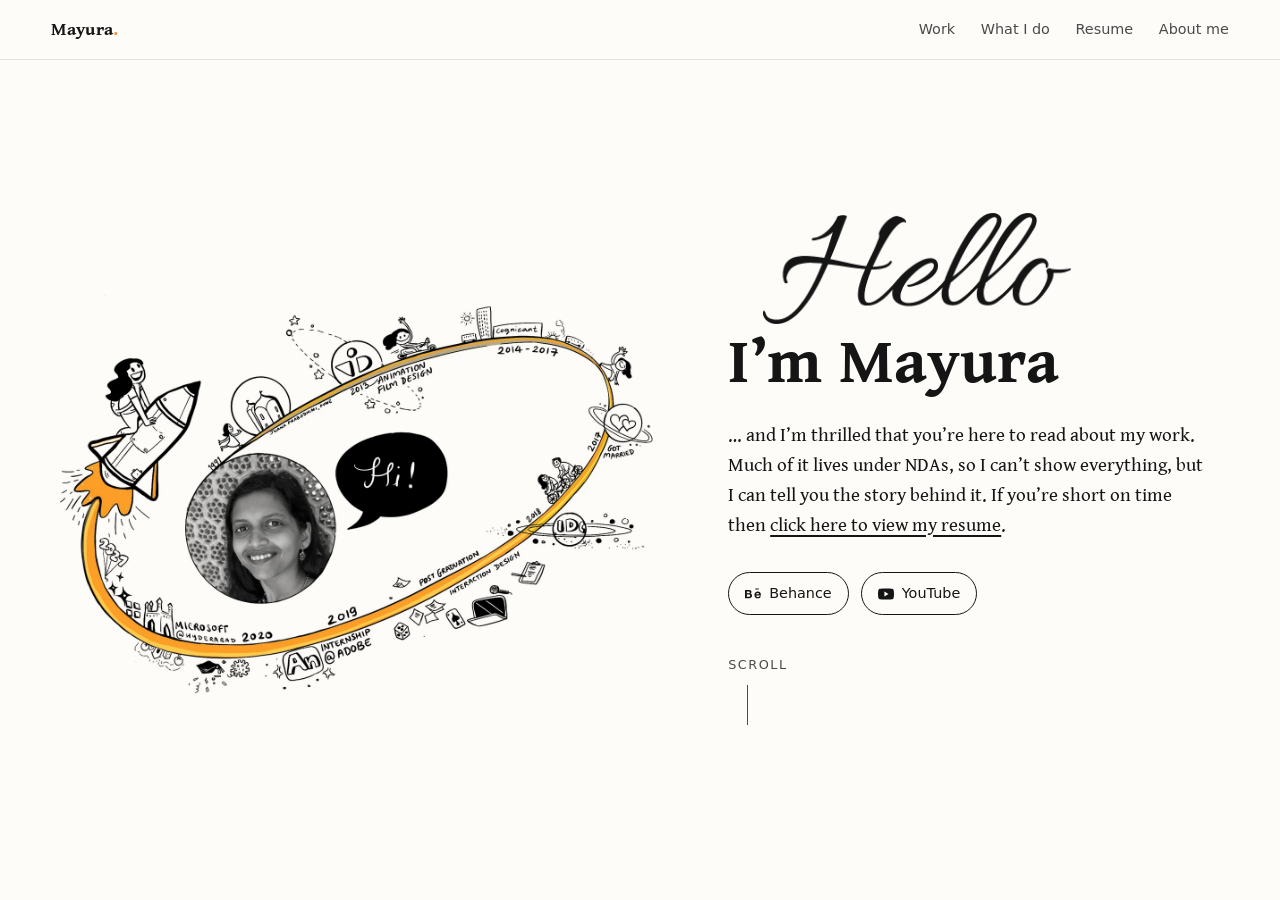
<file: index.html>
<!DOCTYPE html>
<html lang="en">
<head>
<meta charset="utf-8">
<meta name="viewport" content="width=device-width, initial-scale=1">
<meta name="color-scheme" content="light">
<script>document.documentElement.classList.add("js");</script>
<title>Mayura Datar — AI Learning Experience Designer</title>
<meta name="author" content="Mayura Datar">
<meta property="og:type" content="website">
<meta property="og:title" content="Mayura Datar — AI Learning Experience Designer">
<meta property="og:description" content="Mayura Datar designs AI agents for learning experiences in Microsoft 365 Copilot.">
<meta name="twitter:card" content="summary">
<link rel="icon" href="favicon.svg" type="image/svg+xml">
<meta name="description" content="Mayura Datar designs AI agents for learning experiences in Microsoft 365 Copilot.">
<style>
@font-face{font-family:"Gentium Book";src:url(assets/fonts/font-1.woff) format("woff");font-weight:400;font-style:normal;font-display:swap}
@font-face{font-family:"Gentium Book";src:url(assets/fonts/font-2.woff) format("woff");font-weight:700;font-style:normal;font-display:swap}
@font-face{font-family:"Gentium Book";src:url(assets/fonts/font-3.woff) format("woff");font-weight:400;font-style:italic;font-display:swap}

:root{
  --paper:#fdfcf9;
  --ink:#151515;
  --ink-soft:#4a4a4a;
  --line:#e6e1d8;
  --accent:#e9963a;
  --accent-soft:#fbeedd;
  --serif:"Gentium Book","Gelasio","Georgia","Times New Roman",serif;
  --sans:"Segoe UI",system-ui,-apple-system,"Helvetica Neue",Arial,sans-serif;
  --measure:40rem;
}
@media (prefers-color-scheme: dark){:root{--paper:#fdfcf9;--ink:#151515}}
*{box-sizing:border-box}
html{scroll-behavior:smooth}
body{margin:0;background:var(--paper);color:var(--ink);font-family:var(--serif);font-size:1.125rem;line-height:1.6;-webkit-font-smoothing:antialiased}
a{color:inherit}
img{max-inline-size:100%;display:block}

/* ---------- Top bar ---------- */
/* Header is fixed to the top on every screen size (more reliable than sticky on mobile browsers).
   A solid colour comes first so older phones that don't support color-mix still get a background. */
.topbar{position:relative;flex:none;z-index:50;display:flex;align-items:center;justify-content:space-between;gap:1rem;padding:.9rem clamp(1.25rem,4vw,3.5rem);background:rgba(253,252,249,.94);background:color-mix(in srgb,var(--paper) 92%,transparent);-webkit-backdrop-filter:blur(8px);backdrop-filter:blur(8px);border-block-end:1px solid var(--line);box-sizing:border-box}
/* The page content scrolls inside .scroller while the header sits above it.
   This keeps the header visible on iPhone, including in file previews where fixed/sticky headers scroll away. */
html,body{block-size:100%}
body{display:flex;flex-direction:column;overflow:hidden}
.scroller{flex:1 1 auto;min-block-size:0;overflow-y:auto;overflow-x:hidden;-webkit-overflow-scrolling:touch;overscroll-behavior-y:contain;scroll-behavior:smooth}
.monogram{font-family:var(--serif);font-weight:700;font-size:1.15rem;text-decoration:none;letter-spacing:.02em}
.monogram span{color:var(--accent)}
.nav{display:flex;align-items:center;gap:clamp(.75rem,2vw,1.75rem);font-family:var(--sans);font-size:.9rem}
.nav a{text-decoration:none;color:var(--ink-soft)}
.nav a:hover,.nav a:focus-visible{color:var(--ink);text-decoration:underline;text-underline-offset:4px}
.icon-link{display:inline-flex;align-items:center;gap:.4rem}
.icon-link svg{inline-size:1.05rem;block-size:1.05rem;fill:currentColor}

/* ---------- Hero ---------- */
.hero{min-block-size:calc(100vh - 3.5rem);display:grid;grid-template-columns:minmax(0,1.25fr) minmax(0,1fr);align-items:center;gap:clamp(1.5rem,4vw,4rem);padding:clamp(1rem,3vw,2.5rem) clamp(1.25rem,4vw,3.5rem) clamp(2rem,5vw,4rem)}
.hero-art img{inline-size:100%;block-size:auto;max-block-size:82vh;object-fit:contain;margin-inline:auto;mix-blend-mode:multiply}
.hero-copy{max-inline-size:30rem}
.hello{margin:0 0 .4rem;margin-inline-start:2.2rem;line-height:0}.hello img{inline-size:clamp(13rem,24vw,22rem);block-size:auto}
.name{font-family:var(--serif);font-weight:700;font-size:clamp(2.6rem,5vw,4.4rem);line-height:1.05;margin:0 0 1.5rem}
.role{font-family:var(--sans);font-size:.8rem;letter-spacing:.14em;text-transform:uppercase;color:var(--ink-soft);margin:-.75rem 0 1.5rem}
.lede{font-size:clamp(1.1rem,1.5vw,1.3rem);line-height:1.55;margin:0}
.lede a{text-decoration-thickness:1.5px;text-underline-offset:4px}
.lede a:hover{color:var(--accent)}
.hero-links{display:flex;flex-wrap:wrap;gap:.75rem;margin-block-start:2rem;font-family:var(--sans);font-size:.9rem}
.pill{display:inline-flex;align-items:center;gap:.5rem;padding:.55rem 1rem;border:1.5px solid var(--ink);border-radius:999px;text-decoration:none;transition:background .2s,color .2s}
.pill svg{inline-size:1rem;block-size:1rem;fill:currentColor}
.pill:hover,.pill:focus-visible{background:var(--ink);color:var(--paper)}
button.pill{font:inherit;font-family:var(--sans);font-size:.9rem;background:transparent;color:var(--ink);cursor:pointer}
.scroll-cue{display:inline-block;margin-block-start:2.5rem;font-family:var(--sans);font-size:.8rem;letter-spacing:.12em;text-transform:uppercase;color:var(--ink-soft);text-decoration:none}
.scroll-cue::after{content:"";display:block;inline-size:1px;block-size:2.5rem;background:var(--ink-soft);margin:.6rem 0 0 1.2rem;animation:drip 2s ease-in-out infinite}
@keyframes drip{0%{transform:scaleY(0);transform-origin:top}50%{transform:scaleY(1);transform-origin:top}51%{transform-origin:bottom}100%{transform:scaleY(0);transform-origin:bottom}}

/* ---------- Story ---------- */
.section{padding:clamp(3rem,8vw,6rem) clamp(1.25rem,4vw,3.5rem)}
.wrap{max-inline-size:var(--measure);margin-inline:auto}
.eyebrow{font-family:var(--sans);font-size:.78rem;letter-spacing:.16em;text-transform:uppercase;color:var(--accent);font-weight:600;margin:0 0 .75rem}
h2{font-weight:700;font-size:clamp(2rem,4vw,2.8rem);line-height:1.15;margin:0 0 2rem}
.story p{margin:0 0 1.4em}
.pull a{text-decoration-thickness:1.5px;text-underline-offset:5px}.pull a:hover{color:var(--accent)}
.pull{font-size:clamp(1.5rem,3vw,2rem);line-height:1.3;font-style:italic;border-inline-start:3px solid var(--accent);padding-inline-start:1.25rem;margin:2.5rem 0}
.diagram{display:grid;place-items:center;min-block-size:14rem;margin:2.5rem 0;border:1.5px dashed #cfc7b8;border-radius:16px;background:var(--accent-soft);color:var(--ink-soft);font-family:var(--sans);font-size:.85rem;letter-spacing:.06em;text-transform:uppercase;text-align:center;padding:1.5rem}
.tbc{font-family:var(--sans);font-size:.85rem;color:var(--ink-soft);font-style:normal}


/* ---------- Scroll-linked work stacks (first paragraph) ---------- */
:root{--bar:3.75rem}
.topbar{block-size:var(--bar)}
/* ---------- Two-column pages (What I do, Work): text left, images right ---------- */
.split{max-inline-size:76rem;margin-inline:auto}
.split-head{max-inline-size:var(--measure)}
.row{display:grid;grid-template-columns:minmax(0,1fr) minmax(0,1fr);gap:clamp(2rem,5vw,4.5rem);align-items:center;padding-block:clamp(1.5rem,3vw,2.5rem)}
.row-text p{margin:0}
.row-text p + p{margin-block-start:1.2em}
.art{inline-size:100%;block-size:auto;display:block}
/* remove the white fill so drawings sit on the page colour; 24px corners */
.art.blend{mix-blend-mode:multiply;border-radius:24px}
.story a{text-decoration-thickness:1.5px;text-underline-offset:4px}.story a:hover{color:var(--accent)}

/* Work stacks: 2 x 2 in the column; 4 in a row when there is room */
.rail{display:grid;grid-template-columns:repeat(4,minmax(0,1fr));column-gap:clamp(2rem,5vw,4.5rem);row-gap:1.25rem;align-items:end;padding-block:clamp(1rem,2vw,1.5rem)}
/* keep 2 stacks per text column: tighter gap inside each pair */
.rail .work-fig:nth-child(odd){margin-inline-end:calc(clamp(2rem,5vw,4.5rem) * -0.5)}
.rail .work-fig:nth-child(even){margin-inline-start:calc(clamp(2rem,5vw,4.5rem) * -0.5)}
/* 2 x 2 when the column is too narrow for four */
.work-fig{display:block;inline-size:80%;justify-self:center;text-decoration:none;color:inherit;text-align:center}
.work-fig img{inline-size:100%;block-size:auto;margin-inline:auto;transition:transform .35s ease}
.work-fig:hover img,.work-fig:focus-visible img{transform:translateY(-6px) rotate(-1deg)}
.fig-cap{display:block;margin-block-start:.25rem;font-family:var(--sans);font-size:.8rem;line-height:1.35;color:var(--ink-soft)}
.work-fig:hover .fig-cap,.work-fig:focus-visible .fig-cap{color:var(--ink);text-decoration:underline;text-underline-offset:3px}

/* Before / now loop */

/* Process diagram under the last paragraph */
.row-last{border-block-end:0}
.process{margin:0}
.process img{inline-size:100%;block-size:auto}
.process figcaption{margin-block-start:.75rem;font-family:var(--sans);font-size:.9rem;color:var(--ink-soft);text-align:center;font-style:italic}

/* Single column on tablets and phones: text first, image under it */
@media (max-width:900px){
  .row{grid-template-columns:1fr;gap:1.5rem}
}
@media (max-width:560px){.rail{grid-template-columns:repeat(2,minmax(0,1fr));column-gap:1rem}.rail .work-fig{margin-inline:0!important}}

/* ---------- Work gallery: looping slideshows ---------- */
.wrap.wide{max-inline-size:54.4rem}
.work .split{max-inline-size:76rem}
.track{display:grid;grid-template-columns:minmax(0,1fr) minmax(0,1.6fr);gap:clamp(2rem,5vw,4.5rem);align-items:center;padding-block:clamp(2rem,4vw,3rem);scroll-margin-block-start:0}
.track-desc{margin:0;color:var(--ink-soft);font-size:1.02rem;line-height:1.6}
.track-desc a{color:var(--ink);text-decoration-thickness:1.5px;text-underline-offset:4px}.track-desc a:hover{color:var(--accent)}
.track-prod{font-weight:400;color:var(--ink-soft)}
.show.tall{max-inline-size:26rem;justify-self:center;inline-size:100%}
@media (max-width:900px){.track{grid-template-columns:1fr;gap:1.25rem}}
.track-num{font-family:var(--sans);font-size:.75rem;letter-spacing:.14em;text-transform:uppercase;color:var(--accent);font-weight:600;margin:0 0 .3rem}
.track h3{font-size:clamp(1.35rem,2.4vw,1.75rem);line-height:1.25;margin:0 0 .75rem}
.show{position:relative;margin:0;border:1px solid var(--line);border-radius:14px;overflow:hidden;background:#f3f1ec;transition:box-shadow .6s ease}
.track:target .show{animation:flash 2.2s ease}
@keyframes flash{0%,40%{box-shadow:0 0 0 10px var(--accent-soft)}100%{box-shadow:0 0 0 10px transparent}}
.slides{position:relative;aspect-ratio:var(--ratio,16/9);cursor:zoom-in}
.slide{position:absolute;inset:0;inline-size:100%;block-size:100%;object-fit:contain;opacity:0;transition:opacity .4s ease}
.slide.on{opacity:1}
.show-line{display:flex;align-items:center;gap:.75rem;margin:0;padding:.7rem 1rem;border-block-start:1px solid var(--line);background:var(--paper);font-family:var(--sans);font-size:.9rem;color:var(--ink-soft);white-space:nowrap}
.show-line .txt{overflow:hidden;text-overflow:ellipsis;flex:1}
.show-line .count{font-variant-numeric:tabular-nums;font-size:.8rem;color:var(--ink-soft)}
.show-line .state{font-size:.7rem;letter-spacing:.12em;text-transform:uppercase;color:var(--accent);font-weight:600;opacity:0;transition:opacity .2s}
.show.paused .show-line .state{opacity:1}
/* Chevrons: only while a slideshow is paused (mouse hover / keyboard) or full screen */
.chev{position:absolute;inset-block-start:50%;transform:translateY(-50%);z-index:2;display:grid;place-items:center;inline-size:2.5rem;block-size:2.5rem;padding:0;border:0;border-radius:50%;background:rgba(255,255,255,.72);color:var(--ink);box-shadow:0 1px 6px rgba(0,0,0,.18);cursor:pointer;opacity:0;pointer-events:none;transition:opacity .2s ease,background .2s ease}
.chev svg{inline-size:1.1rem;block-size:1.1rem;fill:none;stroke:currentColor;stroke-width:2.2;stroke-linecap:round;stroke-linejoin:round}
.chev:hover,.chev:focus-visible{background:rgba(255,255,255,.95)}
.chev.prev{inset-inline-start:.75rem}.chev.next{inset-inline-end:.75rem}
.show.paused .chev:not([hidden]),.lightbox .chev:not([hidden]){opacity:1;pointer-events:auto}
.chev[hidden]{display:grid;opacity:0!important;pointer-events:none!important}
.lb-stage{position:relative}
.lightbox{max-inline-size:min(96vw,1500px);max-block-size:94vh;padding:0;border:0;border-radius:12px;background:var(--paper);overflow:auto}
.lightbox::backdrop{background:rgba(15,15,15,.82)}
.lightbox img{inline-size:100%;block-size:auto;display:block}
.lb-cap{margin:0;padding:.75rem 1rem;font-family:var(--sans);font-size:.9rem;color:var(--ink-soft)}
.lb-close{position:absolute;inset-block-start:.75rem;inset-inline-end:.75rem;box-shadow:0 2px 10px rgba(0,0,0,.3);inline-size:2.5rem;block-size:2.5rem;border-radius:50%;border:0;background:var(--ink);color:var(--paper);font-size:1.5rem;line-height:1;cursor:pointer;z-index:1}

/* ---------- Pages ---------- */
.js .page{display:none}
.js .page.active{display:block}
.js .page > .section:first-child{border-block-start:0}
.nav a[aria-current="page"]{color:var(--ink);text-decoration:underline;text-decoration-color:var(--accent);text-decoration-thickness:2px;text-underline-offset:6px}
.story{scroll-margin-block-start:0}
.track,.story,#work,#resume,#about,#contact{scroll-margin-block-start:0}

/* ---------- About me ---------- */
.about-grid{display:grid;grid-template-columns:minmax(0,1.4fr) minmax(0,1fr);gap:clamp(1.5rem,4vw,3.5rem);align-items:center}
.about-link{display:block;justify-self:center;max-inline-size:508px;inline-size:100%;transition:transform .3s ease,box-shadow .3s ease}
.about-link:hover,.about-link:focus-visible{transform:translateY(-4px);box-shadow:0 16px 30px -16px rgba(0,0,0,.45)}
.about-art{inline-size:100%;block-size:auto;display:block}
.about-text{font-size:clamp(1.15rem,1.6vw,1.35rem);line-height:1.6;margin:0}
.about-gif{inline-size:100%;block-size:auto;margin-block-start:.75rem;mix-blend-mode:multiply}
@media (max-width:760px){.about-grid{grid-template-columns:1fr}}

/* ---------- Resume ---------- */
.resume .wrap{max-inline-size:48rem}
.resume-head{display:flex;flex-wrap:wrap;align-items:end;justify-content:space-between;gap:1rem;margin-block-end:2rem}
.resume-head h2{margin:0}
.summary{font-size:1.2rem;margin:0 0 2.5rem}
.block-title{font-family:var(--sans);font-size:.78rem;letter-spacing:.16em;text-transform:uppercase;font-weight:600;margin:2.75rem 0 1.25rem;padding-block-end:.5rem;border-block-end:1px solid var(--line)}
.job{margin-block-end:1.75rem}
.job-head{display:flex;flex-wrap:wrap;align-items:baseline;gap:.25rem .9rem}
.job-head h3{font-size:1.45rem;margin:0}
.meta{font-family:var(--sans);font-size:.9rem;color:var(--ink-soft)}
.job ul{margin:.6rem 0 0;padding-inline-start:1.2rem}
.job li{margin-block-end:.45rem}
.job p{margin:.4rem 0 0}
.skills{display:grid;grid-template-columns:repeat(auto-fit,minmax(16rem,1fr));gap:1.5rem 2.5rem}
.skills h4{font-size:1.05rem;margin:0 0 .3rem}
.skills p{margin:0;font-family:var(--sans);font-size:.95rem;color:var(--ink-soft);line-height:1.6}

/* ---------- Footer ---------- */
.footer{display:flex;flex-direction:column;align-items:center;gap:48px;padding:clamp(3rem,7vw,5rem) clamp(1.25rem,4vw,3.5rem);background:var(--ink);color:var(--paper);text-align:center}
.footer .script{font-family:var(--serif);font-style:italic;font-size:clamp(2.75rem,6vw,4.5rem);line-height:1.1;margin:0 0 .5rem}
.footer p{margin:0;color:#cfcac0}
.footer .hero-links{justify-content:center;margin:0}
.footer .pill{border-color:var(--paper)}
.footer .pill:hover,.footer .pill:focus-visible{background:var(--paper);color:var(--ink)}
.footer .fine{margin:0;font-family:var(--sans);font-size:.78rem;color:#8d887f}

/* ---------- Responsive ---------- */
@media (max-width: 860px){
  .hero{grid-template-columns:1fr;min-block-size:auto;text-align:start}
  .hero-art{order:0}
  .hero-copy{max-inline-size:none}
  .hello{margin-inline-start:0}
  .nav .hide-sm{display:none}
  .nav{gap:.6rem;font-size:.8rem}
  .nav a{white-space:nowrap}
  .topbar{padding-inline:1rem}
}
@media (max-width:480px){
  .nav .icon-link{display:none}
}
@media (prefers-reduced-motion: reduce){html{scroll-behavior:auto}.scroll-cue::after{animation:none}}
/* Printing (or "Save as PDF") outputs just the resume */
@media print{
  html,body{block-size:auto;overflow:visible;display:block}
  .scroller{overflow:visible}
  @page{margin:10mm 14mm}
  body{background:#fff;font-size:10pt;line-height:1.35}
  .topbar,.hero,.story,.work,.about,.lightbox,.footer,#save-pdf,.resume .eyebrow{display:none!important}
  .js .page#page-resume{display:block!important}
  .section{padding:0;border:0}
  .resume .wrap{max-inline-size:none}
  .resume-head{margin-block-end:.6rem}
  h2{font-size:24pt;margin:0}
  .summary{font-size:11pt;margin-block-end:1rem}
  .block-title{margin:.8rem 0 .45rem;font-size:8pt}
  .job{margin-block-end:.5rem;break-inside:avoid}
  .job-head h3{font-size:13pt}
  .job li{margin-block-end:.2rem}
  .skills{grid-template-columns:1fr 1fr;gap:.35rem 1.5rem}
  .skills p{font-size:9.5pt}
  a{text-decoration:none}
}

/* ---------- Work: "Read more" case studies ---------- */
.work-intro{max-inline-size:var(--measure);margin:-1rem 0 1.5rem}
.more-toggle{display:inline-flex;align-items:center;gap:.5rem;margin-block-start:1.25rem;padding:.45rem 1rem;border:1px solid var(--ink);border-radius:999px;background:transparent;font-family:var(--sans);font-size:.9rem;color:var(--ink);cursor:pointer;transition:background-color .2s ease}
.more-toggle:hover{background:var(--accent-soft)}
.more-toggle:focus-visible{outline:2px solid var(--accent);outline-offset:3px}
.more-chev{display:inline-block;inline-size:.5rem;block-size:.5rem;border-inline-end:1.5px solid currentColor;border-block-end:1.5px solid currentColor;transform:translateY(-2px) rotate(45deg);transition:transform .25s ease}
.more-toggle[aria-expanded="true"] .more-chev,.more-chev.up{transform:translateY(2px) rotate(-135deg)}
.more-toggle .less-label,.more-toggle[aria-expanded="true"] .more-label{display:none}
.more-toggle[aria-expanded="true"] .less-label{display:inline}
.more-toggle[data-less] .more-label{display:inline}
html:not(.js) .more-toggle{display:none}
.cs{grid-column:1/-1;margin-block-start:.5rem}
.js .cs:not(.open){display:none}
.cs.open{animation:more-in .35s ease}
@keyframes more-in{from{opacity:0;transform:translateY(-6px)}to{opacity:1;transform:none}}
.cs-row{display:grid;grid-template-columns:minmax(0,1fr) minmax(0,1.6fr);gap:clamp(2rem,5vw,4.5rem);align-items:start;padding-block:clamp(1.5rem,3vw,2.25rem)}
.cs-text{color:var(--ink-soft);font-size:1rem;line-height:1.65}
.cs-text h4{font-family:var(--sans);font-size:.75rem;letter-spacing:.14em;text-transform:uppercase;color:var(--accent);font-weight:600;margin:0 0 .6rem}
.cs-text p{margin:0 0 .8rem}
.cs-text p:last-child{margin-block-end:0}
.cs-text blockquote{margin:.25rem 0 1rem;padding:.2rem 0 .2rem 1rem;border-inline-start:3px solid var(--accent);font-style:italic;color:var(--ink);font-size:1.06rem}
.cs-text .em-line{font-weight:600;color:var(--ink)}
.cs-text a{color:var(--ink);text-underline-offset:4px}
.cs-media{margin:0;position:sticky;inset-block-start:1rem}
.cg{display:flex;flex-direction:column;gap:.75rem}
.cg-row{display:flex;gap:.75rem;align-items:flex-start}
.cg-item{position:relative;flex:var(--a) 1 0;min-inline-size:0;display:block;padding:0;border:0;border-radius:10px;overflow:hidden;background:#fff;box-shadow:0 0 0 1px var(--line);cursor:zoom-in;transition:box-shadow .2s ease,transform .2s ease}
.cg-item:hover{box-shadow:0 0 0 1px var(--line),0 8px 24px rgba(0,0,0,.08)}
.cg-item:focus-visible{outline:2px solid var(--accent);outline-offset:3px}
.cg-item img,.cg-item video{display:block;inline-size:100%;block-size:auto}
.cg-play{position:absolute;inset-block-end:.6rem;inset-inline-end:.6rem;inline-size:2.25rem;block-size:2.25rem;border-radius:50%;background:rgba(21,21,21,.72);display:grid;place-items:center;pointer-events:none}
.cg-play::after{content:"";margin-inline-start:3px;border-block:7px solid transparent;border-inline-start:11px solid #fff}
.cs-cap{margin-block-start:.75rem;font-family:var(--sans);font-size:.88rem;line-height:1.5;color:var(--ink-soft);font-style:italic}
.cs-end{padding-block:1.25rem clamp(2rem,4vw,3rem);border-block-end:1px solid var(--line)}
.cs-end .more-toggle{margin:0}
/* Future of Learning: video collage */
.vgrid{margin:0;display:grid;grid-template-columns:repeat(2,minmax(0,1fr));gap:1.25rem 1rem}
.vcell.pair{grid-column:1/-1}
.vpair{display:grid;grid-template-columns:repeat(2,minmax(0,1fr));gap:1rem}
.vtile{position:relative;display:block;inline-size:100%;aspect-ratio:1728/1080;padding:0;border:0;border-radius:10px;overflow:hidden;background:#f3f1ec;box-shadow:0 0 0 1px var(--line);cursor:pointer;transition:transform .25s ease,box-shadow .25s ease}
.vtile img{inline-size:100%;block-size:100%;object-fit:contain;display:block}
.vtile:hover{transform:translateY(-3px);box-shadow:0 0 0 1px var(--line),0 10px 26px rgba(0,0,0,.1)}
.vtile:focus-visible{outline:2px solid var(--accent);outline-offset:3px}
.vnum{position:absolute;inset-block-start:.5rem;inset-inline-start:.5rem;padding:.15rem .5rem;border-radius:999px;background:rgba(253,252,249,.9);font-family:var(--sans);font-size:.72rem;color:var(--ink)}
.vcap{margin:.55rem 0 0;font-family:var(--sans);font-size:.85rem;line-height:1.45;color:var(--ink-soft);font-style:italic}
.vbox video[hidden]{display:none}
.vbox video{display:block;inline-size:100%;max-block-size:calc(94vh - 4rem);background:#111}
.vb-missing{margin:0;padding:4rem 1.5rem;text-align:center;font-family:var(--sans);color:var(--ink-soft);background:#f3f1ec}
.track.no-media{grid-template-columns:minmax(0,1fr)}
.track.no-media .track-text{max-inline-size:var(--measure)}
.cs-media.vgrid{display:grid}
.cs-media.vgrid.solo{grid-template-columns:1fr}
@media (max-width:900px){.cs-row{grid-template-columns:1fr;gap:1.25rem}.cs-media{position:static}}
@media (max-width:560px){.vgrid,.vpair{grid-template-columns:1fr}.cg-row.wrap-sm{flex-wrap:wrap}}
@media (prefers-reduced-motion:reduce){.cs.open{animation:none}.more-chev,.vtile,.cg-item{transition:none}}
/* What I do: three work stacks, evenly spaced */
.rail{grid-template-columns:repeat(3,minmax(0,1fr));column-gap:clamp(1.5rem,5vw,4.5rem);justify-items:center}
.rail .work-fig,.rail .work-fig:nth-child(odd),.rail .work-fig:nth-child(even){margin-inline:0}
.rail .work-fig{inline-size:80%}
.rail-more{display:flex;justify-content:center;margin:.5rem 0 0}
.rail-more .more-toggle{margin:0;text-decoration:none}
.more-chev.right{transform:rotate(-45deg)}
@media (max-width:560px){.rail{grid-template-columns:repeat(3,minmax(0,1fr));column-gap:.75rem}.rail .work-fig{inline-size:100%}.fig-cap{font-size:.72rem}}
</style>
</head>
<body>

<!--
  ==== EDIT YOUR LINKS HERE ====
  Behance : https://www.behance.net/mayuradatar
  YouTube : https://www.youtube.com/@mayurad7/videos
  Email   : mailto:mayuradatar7@gmail.com
  Search this file for each address to change it everywhere it appears.
-->

<header class="topbar">
  <a class="monogram" href="#top" aria-label="Home">Mayura<span>.</span></a>
  <nav class="nav" aria-label="Main">
    <a href="#work" data-nav="work">Work</a>
    <a href="#story" data-nav="home">What I do</a>
    <a href="#resume" data-nav="resume">Resume</a>
    <a href="#about" data-nav="about">About me</a>
  </nav>
</header>

<div class="scroller" id="scroller">

<main id="top">
  <!-- =====================================================================
       PAGES. Each <div class="page"> is shown on its own; the header links
       switch between them (#about, #story, #work, #resume).
       ===================================================================== -->

  <!-- ===================== PAGE: HOME + WHAT I DO ===================== -->
  <div class="page" id="page-home" data-page="home">
  <section class="hero" aria-label="Introduction">
    <div class="hero-art">
      <img src="assets/images/image-01.webp" width="1400" height="1012" alt="Hand-drawn illustration of Mayura riding a rocket around an orbit of her journey — NID, Cognizant, IDC IIT Bombay, an Adobe internship and Microsoft — with a photo of her in the centre saying Hi!">
    </div>
    <div class="hero-copy">
      <h1 class="hello"><img src="assets/images/image-02.png" width="634" height="228" alt="Hello, I'm Mayura"></h1>
      <p class="name" aria-hidden="true">I&rsquo;m Mayura</p>
      <p class="lede">&hellip; and I&rsquo;m thrilled that you&rsquo;re here to read about my work. Much of it lives under NDAs, so I can&rsquo;t show everything, but I can tell you the story behind it. If you&rsquo;re short on time then <a href="#resume">click here to view my resume</a>.</p>
      <div class="hero-links">
        <a class="pill" href="https://www.behance.net/mayuradatar" target="_blank" rel="noopener"><svg viewBox="0 0 24 24" aria-hidden="true"><path d="M8.2 11.3c.9-.4 1.5-1.2 1.5-2.4C9.7 6.6 8 6 6 6H0v12.2h6.2c2.3 0 4.4-1.1 4.4-3.6 0-1.6-.8-2.8-2.4-3.3zM2.8 8.1h2.6c1 0 1.9.3 1.9 1.4 0 1.1-.7 1.5-1.7 1.5H2.8V8.1zm2.9 7.9H2.8v-3.3h3c1.2 0 2 .5 2 1.8 0 1.3-1 1.5-2.1 1.5zM15.4 3.9h5.3v1.5h-5.3zM24 13.6c0-2.9-1.7-5.3-4.8-5.3-3 0-5 2.2-5 5.1 0 3 1.9 5.1 5 5.1 2.3 0 3.8-1 4.6-3.3h-2.4c-.3.8-1.3 1.3-2.1 1.3-1.6 0-2.4-.9-2.4-2.4H24v-.5zm-7.2-1.2c.1-1.2.9-2 2.2-2 1.2 0 1.8.7 1.9 2h-4.1z"/></svg>Behance</a>
        <a class="pill" href="https://www.youtube.com/@mayurad7/videos" target="_blank" rel="noopener"><svg viewBox="0 0 24 24" aria-hidden="true"><path d="M23.5 6.2a3 3 0 0 0-2.1-2.1C19.5 3.6 12 3.6 12 3.6s-7.5 0-9.4.5A3 3 0 0 0 .5 6.2 31 31 0 0 0 0 12a31 31 0 0 0 .5 5.8 3 3 0 0 0 2.1 2.1c1.9.5 9.4.5 9.4.5s7.5 0 9.4-.5a3 3 0 0 0 2.1-2.1A31 31 0 0 0 24 12a31 31 0 0 0-.5-5.8zM9.6 15.6V8.4l6.2 3.6-6.2 3.6z"/></svg>YouTube</a>
      </div>
      <a class="scroll-cue" href="#story">Scroll</a>
    </div>
  </section>

  <!-- ===================== NARRATIVE (scroll experience to be designed later) ===================== -->
  <section class="section story" id="story">
    <div class="split">
      <div class="split-head">
        <p class="eyebrow">What I do</p>
        <h2>Conversation Experience Design</h2>
      </div>

      <!-- Before | Now -->
      <div class="row">
        <img loading="lazy" decoding="async" class="art blend" src="assets/images/image-03.webp" width="1021" height="496" alt="Before: a busy visual interface crowded with buttons, images and placeholder text">
        <img loading="lazy" decoding="async" class="art blend" src="assets/images/image-04.webp" width="1021" height="496" alt="Now: a simple chat window saying Hi! Hello! How can I help? while interface elements wait in the wings">
      </div>

      <!-- Para 1 | double diamond -->
      <div class="row">
        <div class="row-text">
          <p>I design agentic experiences for enterprise learning in Microsoft 365 Copilot. In traditional design mockups/ wireframes, visuals took their seats first; text fitted into the space left for it. Now, until we find a better way to interact with agents than natural language, text is king. Chat is the object of design. Conversation is the experience!</p>
        </div>
        <figure class="process">
          <img loading="lazy" decoding="async" src="assets/images/image-05.webp" width="1227" height="413" alt="Diagram: User asks, then diverse responses evaluated using user study and research insights, converging on an ideal response; the dynamic product is monitored by automated tools, human in the loop and user feedback">
          <figcaption>The double diamond, for letters and words instead of dots and lines!</figcaption>
        </figure>
      </div>

      <!-- Para 2 | instructions -->
      <div class="row">
        <div class="row-text">
          <p>We use natural language instructions to shape agent&rsquo;s role, tasks, personality and scope, giving it some autonomy while setting guardrails so the conversation doesn&rsquo;t go haywire. I&rsquo;ve tried to visualise the conversation design process in the double diamond&rsquo;s framework. We start with user queries, explore possible responses based on design principles, then use research and user feedback to converge on an ideal experience. Unlike traditional design products, the outcome and experience is dynamic in nature and hence measuring it is challenging. But we&rsquo;re augmenting the design process with similar dynamic tools like automated evaluations to monitor the dynamic responses. That being said, we cannot solely rely on automated tools and assessments happen by keeping human in the loop to ensure that the personalisation is not lost.</p>
        </div>
        <img loading="lazy" decoding="async" class="art blend" src="assets/images/image-06.webp" width="1021" height="496" alt="Illustration: an agent reads a long scroll of instructions and says, That question about x@#!... turn it down. It says here that we're not supposed to answer! But be respectful!">
      </div>

      <!-- Para 3 + Para 4 -->
      <div class="row">
        <div class="row-text">
          <p>This design process is still new. As designers, we&rsquo;re good at adapting, and that skill will matter more than ever. The pace of evolving AI is blurring the boundaries between different disciplines. I&rsquo;ve embraced that shift by treating conversation as a design material. How is AI changing what you design&mdash;and where your role begins and ends? <a href="#contact">Let&rsquo;s chat!</a></p>
          <p>Some of my projects have released worldwide. Do check them out!</p>
        </div>
      </div>

      <!-- Work stacks: 2 in the left column, 2 in the right (click opens the track in Work) -->
      <div class="rail">
          <a class="work-fig" href="#work-content-camera">
            <img loading="lazy" decoding="async" id="stack-content-camera" src="assets/images/image-07.webp" width="746" height="901" alt="Content camera in Microsoft Teams — stacked screens">
            <span class="fig-cap">Content camera in Microsoft Teams</span>
          </a>
          <a class="work-fig" href="#work-admin">
            <img loading="lazy" decoding="async" id="stack-admin" src="assets/images/image-08.webp" width="746" height="901" alt="Digital Academy curation for learning admins — stacked screens">
            <span class="fig-cap">Digital Academy curation for learning admins</span>
          </a>
          <a class="work-fig" href="#work-autosave">
            <img loading="lazy" decoding="async" id="stack-autosave" src="assets/images/image-10.webp" width="746" height="901" alt="Autosave in Digital Academy curation — stacked screens">
            <span class="fig-cap">Autosave in Digital Academy curation</span>
          </a>
      </div>
      <p class="rail-more"><a class="more-toggle" href="#work">Show more<span class="more-chev right" aria-hidden="true"></span></a></p>
    </div>
  </section>
  </div>

  <!-- ===================== PAGE: WORK ===================== -->
  <div class="page" id="page-work" data-page="work">
  <section class="section work" id="work">
    <div class="split">
      <h2>Work gallery</h2>
      <p class="lede work-intro">Below are some case studies of the projects I&rsquo;ve worked on. They show more than finished UI: they reveal moments where I challenged assumptions, simplified complex systems, advocated for users, worked through legacy constraints and shaped product direction.</p>

      <article class="track" id="work-assessments">
        <div class="track-text">
          <p class="track-num">Track 1</p>
          <h3>Skill Assessments <span class="track-prod">| Learning Agent</span></h3>
          <p class="track-desc">Personalised assessments in the Learning Agent that learners start themselves, based on what they want to learn. A rich, card-based preference selector was introduced so learners can tap instead of type. The idea behind it is that typing is also a currency, and every saved keystroke makes the experience easier.</p>
          <button type="button" class="more-toggle" aria-controls="work-assessments-more" aria-expanded="false"><span class="more-label">Read more</span><span class="less-label">Read less</span><span class="more-chev" aria-hidden="true"></span></button>
        </div>
        <figure class="show" style="--ratio:1440/810">
          <div class="slides" tabindex="0" role="button" aria-label="View current image full size">
            <img loading="lazy" decoding="async" class="slide on" id="first-assessments" src="assets/images/image-11.webp" width="1440" height="810" alt="Skill Assessments in the Learning Agent — screen 1 of 3">
            <img loading="lazy" decoding="async" class="slide" src="assets/images/image-12.webp" width="1440" height="810" alt="Skill Assessments in the Learning Agent — screen 2 of 3">
            <img loading="lazy" decoding="async" class="slide" src="assets/images/image-13.webp" width="1440" height="810" alt="Skill Assessments in the Learning Agent — screen 3 of 3">
          </div>
          <figcaption class="show-line"><span class="txt">Skill Assessments — tap instead of type to set learning preferences</span><span class="state">Paused</span><span class="count"></span></figcaption>
        </figure>
        <div class="cs" id="work-assessments-more" role="region" aria-label="Case study details">
        <!-- READ MORE CONTENT: work-assessments -->
        <div class="cs-row">
          <div class="cs-text">
            <h4>Challenge</h4>
            <p>At the beginning of 2026, there was a strong push towards building AI-first products. In learning, assessments felt like a natural opportunity: AI could generate assessments dynamically instead of relying on pre-authored, one-size-fits-all experiences.</p>
            <p>For Learning Agent, we wanted to go a step further and make assessments personal to a learner&rsquo;s role, learning intent, available time and desired level of difficulty. Generating text-based assessments was relatively straightforward. The harder design problem was configuring them. Asking learners to communicate every preference through chat made a simple task unnecessarily laborious.</p>
            <p>There was also an important enterprise requirement. For skills, compliance and organisation-specific knowledge, customers needed confidence that assessments could be grounded exclusively in their own trusted content.</p>
          </div>
          <figure class="cs-media">
            <div class="cg">
              <div class="cg-row"><button type="button" class="cg-item" style="--a:1.6590" aria-label="View full size: Early text-based assessment flow in the Learning Agent"><img loading="lazy" decoding="async" src="assets/images/cs-assess-0.webp" width="1440" height="868" alt="Early text-based assessment flow in the Learning Agent"></button></div>
            </div>
            <figcaption class="cs-cap"><span class="txt">Early text-based assessment flow required users to manually type every response, resulting in high cognitive load and effort.</span></figcaption>
          </figure>
        </div>
        <div class="cs-row text-only">
          <div class="cs-text">
            <h4>My role</h4>
            <p>I helped shape the end-to-end assessment experience, particularly how learners configure and start an assessment. I advocated for moving beyond the assumption that an agentic experience always needs to be text-driven.</p>
            <p>My focus was to find the right interaction for the job: conversational when conversation adds value, and structured UI when it is simply faster and clearer.</p>
          </div>
          
        </div>
        <div class="cs-row">
          <div class="cs-text">
            <h4>Process</h4>
            <p>We introduced rich preference and confirmation cards within the conversational experience. Instead of typing out instructions, learners could quickly choose the number of questions, time commitment and difficulty level.</p>
            <p>This became an important design principle for us: <span class="em-line">the ideal agent experience isn&rsquo;t necessarily all chat. It is the right combination of conversation and UI.</span></p>
            <p>We also designed assessments that could be generated solely from an organisation&rsquo;s approved content, giving learning administrators greater control over trust, relevance and compliance.</p>
          </div>
          <figure class="cs-media">
            <div class="cg">
              <div class="cg-row"><button type="button" class="cg-item" style="--a:1.7736" aria-label="View full size: Design iteration: assessment set-up inside the conversation"><img loading="lazy" decoding="async" src="assets/images/cs-assess-1.webp" width="3086" height="1740" alt="Design iteration: assessment set-up inside the conversation"></button><button type="button" class="cg-item" style="--a:1.4701" aria-label="View full size: Design iteration: interactive question card"><img loading="lazy" decoding="async" src="assets/images/cs-assess-2.webp" width="1326" height="902" alt="Design iteration: interactive question card"></button></div>
              <div class="cg-row"><button type="button" class="cg-item" style="--a:1.7743" aria-label="View full size: Design iteration: confirmation card for a personalised learning plan"><img loading="lazy" decoding="async" src="assets/images/cs-assess-3.webp" width="2814" height="1586" alt="Design iteration: confirmation card for a personalised learning plan"></button><button type="button" class="cg-item" style="--a:1.7743" aria-label="View full size: Design iteration: card for choosing assessment depth and difficulty"><img loading="lazy" decoding="async" src="assets/images/cs-assess-5.webp" width="2814" height="1586" alt="Design iteration: card for choosing assessment depth and difficulty"></button></div>
            </div>
            <figcaption class="cs-cap"><span class="txt">Iterative design screens showing the introduction of rich, interactive confirmation cards within the conversational interface.</span></figcaption>
          </figure>
        </div>
        <div class="cs-row">
          <div class="cs-text">
            <h4>Outcome</h4>
            <p>Skill Assessments launched as part of Learning Agent in June and became one of its top two most-used features.</p>
            <p>For me, its significance went beyond assessments. The project demonstrated how AI experiences can move fluidly between conversation and graphical UI, using each modality where it works best.</p>
          </div>
          <figure class="cs-media">
            <div class="cg">
              <div class="cg-row"><button type="button" class="cg-item" style="--a:2.0833" aria-label="View full size: Assessment created from the organisation&rsquo;s own content"><img loading="lazy" decoding="async" src="assets/images/cs-assess-result.webp" width="825" height="396" alt="Assessment created from the organisation&rsquo;s own content"></button></div>
              <div class="cg-row"><button type="button" class="cg-item" style="--a:1.7743" aria-label="View full size: Assessment summary showing learner strengths and focus areas"><img loading="lazy" decoding="async" src="assets/images/cs-assess-4.webp" width="2814" height="1586" alt="Assessment summary showing learner strengths and focus areas"></button></div>
            </div>
            <figcaption class="cs-cap"><span class="txt">Final assessment interface powered by the organization&rsquo;s trusted content, displaying a detailed breakdown of learner strengths and weaknesses.</span></figcaption>
          </figure>
        </div>
        <!-- /READ MORE CONTENT: work-assessments -->
        <div class="cs-end"><button type="button" class="more-toggle" aria-controls="work-assessments-more" aria-expanded="false" data-less><span class="more-label">Read less</span><span class="more-chev up" aria-hidden="true"></span></button></div>
      </div>
      </article>

      <article class="track" id="work-content-camera">
        <div class="track-text">
          <p class="track-num">Track 2</p>
          <h3>Content Camera <span class="track-prod">| Microsoft Education</span></h3>
          <p class="track-desc">An experience was designed around lens technology that turns a physical whiteboard into clear, shareable digital content, so it moves easily from the room into the digital classroom.</p>
          <button type="button" class="more-toggle" aria-controls="work-content-camera-more" aria-expanded="false"><span class="more-label">Read more</span><span class="less-label">Read less</span><span class="more-chev" aria-hidden="true"></span></button>
        </div>
        <figure class="show" style="--ratio:1440/810">
          <div class="slides" tabindex="0" role="button" aria-label="View current image full size">
            <img loading="lazy" decoding="async" class="slide on" id="first-content-camera" src="assets/images/image-14.webp" width="1440" height="810" alt="Content camera in Microsoft Teams — screen 1 of 5">
            <img loading="lazy" decoding="async" class="slide" src="assets/images/image-15.webp" width="1440" height="810" alt="Content camera in Microsoft Teams — screen 2 of 5">
            <img loading="lazy" decoding="async" class="slide" src="assets/images/image-16.webp" width="1440" height="810" alt="Content camera in Microsoft Teams — screen 3 of 5">
            <img loading="lazy" decoding="async" class="slide" src="assets/images/image-17.webp" width="1440" height="810" alt="Content camera in Microsoft Teams — screen 4 of 5">
            <img loading="lazy" decoding="async" class="slide" src="assets/images/image-18.webp" width="1440" height="810" alt="Content camera in Microsoft Teams — screen 5 of 5">
          </div>
          <figcaption class="show-line"><span class="txt">Content camera — sharing whiteboards and physical content in Teams meetings, simplified with AI</span><span class="state">Paused</span><span class="count"></span></figcaption>
        </figure>
        <div class="cs" id="work-content-camera-more" role="region" aria-label="Case study details">
        <!-- READ MORE CONTENT: work-content-camera -->
        <div class="cs-row">
          <div class="cs-text">
            <h4>Challenge</h4>
            <p>Around 2020, at the height of COVID, everyday collaboration moved almost overnight from physical rooms to screens. Something subtle was lost in that transition. Physical whiteboards had made presentations participatory: people could draw, point, explain and build ideas together.</p>
            <p>Microsoft Lens technology could perspective-correct a physical whiteboard and keep its content visible even when a presenter stood in front of it. The technology was powerful, but the design challenge was making it feel simple enough to disappear into the meeting experience.</p>
            <p>This was a particularly interesting problem because the experience extended beyond the screen. It involved the whiteboard, camera, presenter, physical room and remote viewers simultaneously.</p>
          </div>
          <figure class="cs-media">
            <div class="cg">
              <div class="cg-row"><button type="button" class="cg-item" style="--a:1.3425" aria-label="View full size: Concept illustration of a laptop facing a physical whiteboard in a meeting room"><img loading="lazy" decoding="async" src="assets/images/cs-camera-1.webp" width="1944" height="1448" alt="Concept illustration of a laptop facing a physical whiteboard in a meeting room"></button></div>
            </div>
            <figcaption class="cs-cap"><span class="txt">Early concept illustration showing a physical whiteboard and screen setup in a hybrid meeting room.</span></figcaption>
          </figure>
        </div>
        <div class="cs-row">
          <div class="cs-text">
            <h4>My role</h4>
            <p>I worked on designing the Content Camera experience for Microsoft Teams, translating sophisticated imaging technology into a simple experience that could work for both enterprise and education scenarios.</p>
            <p>My role was largely about resisting complexity. The technology offered several possibilities and controls, but exposing every capability would have made users manage the technology instead of focusing on their meeting.</p>
          </div>
          <figure class="cs-media">
            <div class="cg">
              <div class="cg-row"><button type="button" class="cg-item" style="--a:1.7652" aria-label="View full size: Exploration: Teams meeting tip saying content share will be paused to enable video"><img loading="lazy" decoding="async" src="assets/images/cs-camera-2.webp" width="1218" height="690" alt="Exploration: Teams meeting tip saying content share will be paused to enable video"></button></div>
              <div class="cg-row"><button type="button" class="cg-item" style="--a:1.7141" aria-label="View full size: Exploration: choosing a camera to share content from"><img loading="lazy" decoding="async" src="assets/images/cs-camera-3.webp" width="2770" height="1616" alt="Exploration: choosing a camera to share content from"></button><button type="button" class="cg-item" style="--a:1.7817" aria-label="View full size: Exploration: adjusting the whiteboard frame before sharing"><img loading="lazy" decoding="async" src="assets/images/cs-camera-5.webp" width="3004" height="1686" alt="Exploration: adjusting the whiteboard frame before sharing"></button></div>
            </div>
            <figcaption class="cs-cap"><span class="txt">Design explorations showing the struggle with simplifying the setup flow</span></figcaption>
          </figure>
        </div>
        <div class="cs-row">
          <div class="cs-text">
            <h4>Process</h4>
            <p>We explored the complete physical and digital ecosystem: camera placement, existing room setups, built-in laptop cameras, presenters moving in front of whiteboards, perspective correction and what remote viewers actually needed to see.</p>
            <p>Instead of exposing numerous controls, we converged on one primary flow with intelligent defaults. The system would do the expected thing automatically, while still giving users the flexibility to turn off capabilities they did not want.</p>
            <p>The philosophy was simple: <span class="em-line">let the technology do the heavy lifting and let people concentrate on communicating.</span></p>
          </div>
          <figure class="cs-media">
            <div class="cg">
              <div class="cg-row"><button type="button" class="cg-item cg-video" style="--a:1.7778" data-video="assets/videos/cs-camera-story.mp4" aria-label="Play larger: Animated storyboard of the Content Camera journey"><video autoplay muted loop playsinline preload="metadata" poster="assets/images/cs-camera-story-poster.webp" width="1920" height="1080" aria-hidden="true" tabindex="-1"><source src="assets/videos/cs-camera-story.mp4" type="video/mp4"></video><span class="cg-play" aria-hidden="true"></span></button></div>
            </div>
            <figcaption class="cs-cap"><span class="txt">Animated storyboard demonstrating a streamlined, effortless user journey from camera setup to content sharing.</span></figcaption>
          </figure>
        </div>
        <div class="cs-row">
          <div class="cs-text">
            <h4>Outcome</h4>
            <p>The result was an experience that turned sophisticated computer-vision capabilities into something approachable and useful in everyday meetings.</p>
            <p>What I value most about this project is that its success came from what we chose not to expose. The feature continues to be available in Microsoft Teams meetings today, years after it was designed.</p>
          </div>
          <figure class="cs-media">
            <div class="cg">
              <div class="cg-row"><button type="button" class="cg-item cg-video" style="--a:1.7747" data-video="assets/videos/cs-camera-teams.mp4" aria-label="Play larger: Content Camera in a Microsoft Teams meeting"><video autoplay muted loop playsinline preload="metadata" poster="assets/images/cs-camera-teams-poster.webp" width="1040" height="586" aria-hidden="true" tabindex="-1"><source src="assets/videos/cs-camera-teams.mp4" type="video/mp4"></video><span class="cg-play" aria-hidden="true"></span></button></div>
            </div>
            <figcaption class="cs-cap"><span class="txt">Content Camera feature sits in your Teams meeting waiting for you to try it out</span></figcaption>
          </figure>
        </div>
        <!-- /READ MORE CONTENT: work-content-camera -->
        <div class="cs-end"><button type="button" class="more-toggle" aria-controls="work-content-camera-more" aria-expanded="false" data-less><span class="more-label">Read less</span><span class="more-chev up" aria-hidden="true"></span></button></div>
      </div>
      </article>

      <article class="track" id="work-admin">
        <div class="track-text">
          <p class="track-num">Track 3</p>
          <h3>Multi-layered Academy Content <span class="track-prod">| Viva Learning</span></h3>
          <p class="track-desc">Managing learning is complex for admins, and academies make it harder. This work made it simpler to customise an academy with branding and sections. Flows were designed to give admins control without the overhead, so they can shape academies that reflect their organisation.</p>
          <button type="button" class="more-toggle" aria-controls="work-admin-more" aria-expanded="false"><span class="more-label">Read more</span><span class="less-label">Read less</span><span class="more-chev" aria-hidden="true"></span></button>
        </div>
        <figure class="show" style="--ratio:1440/1024">
          <div class="slides" tabindex="0" role="button" aria-label="View current image full size">
            <img loading="lazy" decoding="async" class="slide on" id="first-admin" src="assets/images/image-19.webp" width="1440" height="1024" alt="Digital Academy curation for learning admins — screen 1 of 10">
            <img loading="lazy" decoding="async" class="slide" src="assets/images/image-20.webp" width="1440" height="1024" alt="Digital Academy curation for learning admins — screen 2 of 10">
            <img loading="lazy" decoding="async" class="slide" src="assets/images/image-21.webp" width="1440" height="1024" alt="Digital Academy curation for learning admins — screen 3 of 10">
            <img loading="lazy" decoding="async" class="slide" src="assets/images/image-22.webp" width="1440" height="1024" alt="Digital Academy curation for learning admins — screen 4 of 10">
            <img loading="lazy" decoding="async" class="slide" src="assets/images/image-23.webp" width="1440" height="1024" alt="Digital Academy curation for learning admins — screen 5 of 10">
            <img loading="lazy" decoding="async" class="slide" src="assets/images/image-24.webp" width="1440" height="1024" alt="Digital Academy curation for learning admins — screen 6 of 10">
            <img loading="lazy" decoding="async" class="slide" src="assets/images/image-25.webp" width="1440" height="1024" alt="Digital Academy curation for learning admins — screen 7 of 10">
            <img loading="lazy" decoding="async" class="slide" src="assets/images/image-26.webp" width="1440" height="1024" alt="Digital Academy curation for learning admins — screen 8 of 10">
            <img loading="lazy" decoding="async" class="slide" src="assets/images/image-27.webp" width="1440" height="1024" alt="Digital Academy curation for learning admins — screen 9 of 10">
            <img loading="lazy" decoding="async" class="slide" src="assets/images/image-28.webp" width="1440" height="1024" alt="Digital Academy curation for learning admins — screen 10 of 10">
          </div>
          <figcaption class="show-line"><span class="txt">Digital Academy curation experience for learning admins</span><span class="state">Paused</span><span class="count"></span></figcaption>
        </figure>
        <div class="cs" id="work-admin-more" role="region" aria-label="Case study details">
        <!-- READ MORE CONTENT: work-admin -->
        <div class="cs-row text-only">
          <div class="cs-text">
            <h4>Challenge</h4>
            <p>Viva Learning already had digital academies that allowed learning administrators to curate organisation-specific learning content around particular domains.</p>
            <p>As academies grew, customers needed more structure. A flat collection of content was no longer enough. They wanted to organise content into sections so learners could understand and navigate larger academies more easily.</p>
            <p>But introducing hierarchy created two interconnected problems: how learners would consume a multi-layered academy, and how administrators would build and maintain one. We also couldn&rsquo;t disregard existing academies and the work administrators had already invested in creating them.</p>
          </div>
          
        </div>
        <div class="cs-row">
          <div class="cs-text">
            <h4>My role</h4>
            <p>I worked across both the learner and admin experiences.</p>
            <p>Admin tools can easily receive less design attention because far fewer people use them than learner-facing surfaces. I strongly advocated for treating the curation experience with the same level of craft and attention to detail.</p>
            <p>My reasoning was simple: <span class="em-line">one administrator&rsquo;s experience can determine the learning experience of thousands of employees.</span></p>
          </div>
          <figure class="cs-media">
            <div class="cg">
              <div class="cg-row"><button type="button" class="cg-item" style="--a:1.4048" aria-label="View full size: Exploration: organising academy content into sections"><img loading="lazy" decoding="async" src="assets/images/cs-academy-1.webp" width="2318" height="1650" alt="Exploration: organising academy content into sections"></button><button type="button" class="cg-item" style="--a:1.4048" aria-label="View full size: Exploration: academy branding and featured set"><img loading="lazy" decoding="async" src="assets/images/cs-academy-2.webp" width="2318" height="1650" alt="Exploration: academy branding and featured set"></button></div>
              <div class="cg-row"><button type="button" class="cg-item" style="--a:1.4062" aria-label="View full size: Exploration: empty academy catalogue ready for content"><img loading="lazy" decoding="async" src="assets/images/cs-academy-5.webp" width="2368" height="1684" alt="Exploration: empty academy catalogue ready for content"></button><button type="button" class="cg-item" style="--a:1.4052" aria-label="View full size: Exploration: academy structure with sections"><img loading="lazy" decoding="async" src="assets/images/cs-academy-7.webp" width="2594" height="1846" alt="Exploration: academy structure with sections"></button></div>
              <div class="cg-row"><button type="button" class="cg-item" style="--a:1.4052" aria-label="View full size: Exploration: adding a section to the academy structure"><img loading="lazy" decoding="async" src="assets/images/cs-academy-8.webp" width="2594" height="1846" alt="Exploration: adding a section to the academy structure"></button><button type="button" class="cg-item" style="--a:1.4052" aria-label="View full size: Exploration: sections and sub-sections with learning paths"><img loading="lazy" decoding="async" src="assets/images/cs-academy-9.webp" width="2594" height="1846" alt="Exploration: sections and sub-sections with learning paths"></button></div>
            </div>
            <figcaption class="cs-cap"><span class="txt">UI design explorations showing simplified workflows for curating and organizing a multilayered academy.</span></figcaption>
          </figure>
        </div>
        <div class="cs-row">
          <div class="cs-text">
            <h4>Process</h4>
            <p>A major design question was how to introduce sections without forcing existing customers to rebuild their academies.</p>
            <p>Through extensive exploration and brainstorming, we created a model where existing flat academies could remain exactly as they were, while administrators who needed additional structure could progressively organise their content into sections.</p>
            <p>Because this represented a meaningful change to an established workflow, we rigorously tested the experience with flagship customers and supported them through onboarding.</p>
            <p>As an extension of the work, we also designed a way for learners to expand and explore academy content without losing their current context, responding to a priority request from customers while working within tight timelines.</p>
          </div>
          <figure class="cs-media">
            <div class="cg">
              <div class="cg-row"><button type="button" class="cg-item" style="--a:1.3996" aria-label="View full size: Vision mockup: an academy page with pillars and learning paths"><img loading="lazy" decoding="async" src="assets/images/cs-academy-3.webp" width="2494" height="1782" alt="Vision mockup: an academy page with pillars and learning paths"></button><button type="button" class="cg-item" style="--a:1.4027" aria-label="View full size: Vision mockup: academy dashboard listing a learner&rsquo;s academies"><img loading="lazy" decoding="async" src="assets/images/cs-academy-4.webp" width="2494" height="1778" alt="Vision mockup: academy dashboard listing a learner&rsquo;s academies"></button></div>
            </div>
            <figcaption class="cs-cap"><span class="txt">High-level vision mockups illustrating the future layout and structure of learning academies.</span></figcaption>
          </figure>
        </div>
        <div class="cs-row">
          <div class="cs-text">
            <h4>Outcome</h4>
            <p>Multi-layered academies gave customers a scalable way to organise increasingly complex learning programmes without disrupting existing academy content.</p>
            <p>The model later helped enable the Copilot Academy to structure learning around dedicated Copilot products and user groups.</p>
            <p>More importantly, the project reinforced something I strongly believe: enterprise admin experiences deserve excellent design because their impact scales far beyond the individual administrator using them.</p>
          </div>
          <figure class="cs-media">
            <div class="cg">
              <div class="cg-row"><button type="button" class="cg-item" style="--a:1.4062" aria-label="View full size: Final academy page with expandable learning paths"><img loading="lazy" decoding="async" src="assets/images/cs-academy-final.webp" width="1440" height="1024" alt="Final academy page with expandable learning paths"></button></div>
            </div>
            <figcaption class="cs-cap"><span class="txt">Final academy interface allowing learners to browse and consume content directly without leaving the platform.</span></figcaption>
          </figure>
        </div>
        <!-- /READ MORE CONTENT: work-admin -->
        <div class="cs-end"><button type="button" class="more-toggle" aria-controls="work-admin-more" aria-expanded="false" data-less><span class="more-label">Read less</span><span class="more-chev up" aria-hidden="true"></span></button></div>
      </div>
      </article>

      <article class="track" id="work-autosave">
        <div class="track-text">
          <p class="track-num">Track 4</p>
          <h3>Autosave + Save as Draft <span class="track-prod">| Viva Learning Academies</span></h3>
          <p class="track-desc">Extensive user research was conducted to ensure that bringing in autosave in academy curation was considered valuable and this change met admin needs without confusing those who were used to saving manually. Our work focused heavily on representation of system status to make the saved state clear and easy to trust.</p>
          <button type="button" class="more-toggle" aria-controls="work-autosave-more" aria-expanded="false"><span class="more-label">Read more</span><span class="less-label">Read less</span><span class="more-chev" aria-hidden="true"></span></button>
        </div>
        <figure class="show" style="--ratio:1440/1024">
          <div class="slides" tabindex="0" role="button" aria-label="View current image full size">
            <img loading="lazy" decoding="async" class="slide on" id="first-autosave" src="assets/images/image-35.webp" width="1440" height="1024" alt="Autosave in Digital Academy curation — screen 1 of 5">
            <img loading="lazy" decoding="async" class="slide" src="assets/images/image-36.webp" width="1440" height="1024" alt="Autosave in Digital Academy curation — screen 2 of 5">
            <img loading="lazy" decoding="async" class="slide" src="assets/images/image-37.webp" width="1440" height="1024" alt="Autosave in Digital Academy curation — screen 3 of 5">
            <img loading="lazy" decoding="async" class="slide" src="assets/images/image-38.webp" width="1440" height="1024" alt="Autosave in Digital Academy curation — screen 4 of 5">
            <img loading="lazy" decoding="async" class="slide" src="assets/images/image-39.webp" width="1440" height="1024" alt="Autosave in Digital Academy curation — screen 5 of 5">
          </div>
          <figcaption class="show-line"><span class="txt">Autosave for learning admins — changes are saved as they curate an academy</span><span class="state">Paused</span><span class="count"></span></figcaption>
        </figure>
        <div class="cs" id="work-autosave-more" role="region" aria-label="Case study details">
        <!-- READ MORE CONTENT: work-autosave -->
        <div class="cs-row">
          <div class="cs-text">
            <h4>Challenge</h4>
            <p>Designing a new product gives you freedom. Improving an established one doesn&rsquo;t.</p>
            <p>When people have used a product for years, they develop behaviours and workarounds around it. Those behaviours can easily become arguments for preserving the status quo: &ldquo;Customers are already fine with this. Why change it?&rdquo;</p>
            <p>I encountered this while improving the curation experience. Customers wanted to edit already-published learning paths so outdated content could be removed without disrupting what learners currently had access to.</p>
            <p>But while investigating that problem, I noticed a more fundamental issue: administrators could lose their work if they forgot to save it.</p>
          </div>
          <figure class="cs-media">
            <div class="cg">
              <div class="cg-row"><button type="button" class="cg-item" style="--a:3.9299" aria-label="View full size: Autosave working and not working states in the academy header"><img loading="lazy" decoding="async" src="assets/images/cs-autosave-message4.webp" width="2578" height="656" alt="Autosave working and not working states in the academy header"></button></div>
            </div>
            <figcaption class="cs-cap"><span class="txt">To be autosaved or not; that is the question</span></figcaption>
          </figure>
        </div>
        <div class="cs-row">
          <div class="cs-text">
            <h4>My role</h4>
            <p>I personally drove much of the research and user alignment behind bringing autosave and draft workflows into the curation experience.</p>
            <p>My role wasn&rsquo;t simply to design the requested feature. It was to challenge whether the existing workflow met the quality bar users should reasonably expect from a modern creation tool.</p>
          </div>
          <figure class="cs-media">
            <div class="cg">
              <div class="cg-row"><button type="button" class="cg-item" style="--a:2.0295" aria-label="View full size: Academy list with autosave and content status icons"><img loading="lazy" decoding="async" src="assets/images/cs-autosave-status.webp" width="2618" height="1290" alt="Academy list with autosave and content status icons"></button></div>
            </div>
            <figcaption class="cs-cap"><span class="txt">UI of the autosave + content status icons and copy that was tested during user research</span></figcaption>
          </figure>
        </div>
        <div class="cs-row">
          <div class="cs-text">
            <h4>Process</h4>
            <p>Autosave had not emerged as a headline request in customer conversations, which became an important learning for me.</p>
            <blockquote>Users don&rsquo;t always explicitly request capabilities they already expect software to provide.</blockquote>
            <p>I backed the proposal with secondary research and existing user signals such as &ldquo;my work gets lost if I forget to save.&rdquo; Instead of treating these as isolated complaints, we looked at the underlying problem.</p>
            <p>That led us beyond autosave to a broader content lifecycle. Administrators could create drafts on top of published content, review changes internally, and publish them when ready.</p>
            <p>We paid close attention to the language, icons and actions surrounding different content states such as draft, published, and published with edits. Each state needed to be understandable and each available action needed to make sense in context.</p>
          </div>
          <figure class="cs-media">
            <div class="cg">
              <div class="cg-row"><button type="button" class="cg-item" style="--a:2.8466" aria-label="View full size: System flow diagram for autosave states and failures"><img loading="lazy" decoding="async" src="assets/images/cs-autosave-flow.webp" width="5420" height="1904" alt="System flow diagram for autosave states and failures"></button></div>
            </div>
            <figcaption class="cs-cap"><span class="txt">A system flow diagram mapping successful autosave states, failure scenarios, and user notifications</span></figcaption>
          </figure>
        </div>
        <div class="cs-row">
          <div class="cs-text">
            <h4>Outcome</h4>
            <p>We introduced both autosave and save-as-draft workflows, creating a safer and more flexible content-authoring experience for learning administrators.</p>
            <p>But my biggest takeaway wasn&rsquo;t the feature itself.</p>
            <p>It was a reminder that research isn&rsquo;t simply about recording what customers ask for. Designers need to read between the lines, understand people&rsquo;s behaviour and recognise problems that users may have learned to tolerate rather than articulate.</p>
            <p>And even when the direct user is just one administrator, their experience matters. Their decisions ultimately shape learning for thousands of people across their organisation.</p>
          </div>
          <figure class="cs-media">
            <div class="cg">
              <div class="cg-row"><button type="button" class="cg-item" style="--a:2.4937" aria-label="View full size: Teaching tip introducing autosave in academy curation"><img loading="lazy" decoding="async" src="assets/images/cs-autosave-message2.webp" width="1980" height="794" alt="Teaching tip introducing autosave in academy curation"></button></div>
              <div class="cg-row"><button type="button" class="cg-item" style="--a:4.7569" aria-label="View full size: Banner saying changes will be saved as a draft until published"><img loading="lazy" decoding="async" src="assets/images/cs-autosave-message3.webp" width="2074" height="436" alt="Banner saying changes will be saved as a draft until published"></button></div>
            </div>
            <figcaption class="cs-cap"><span class="txt">Success of our experience depends equally on thoughtful design and the ecosystem in which it operates</span></figcaption>
          </figure>
        </div>
        <!-- /READ MORE CONTENT: work-autosave -->
        <div class="cs-end"><button type="button" class="more-toggle" aria-controls="work-autosave-more" aria-expanded="false" data-less><span class="more-label">Read less</span><span class="more-chev up" aria-hidden="true"></span></button></div>
      </div>
      </article>

      <article class="track no-media" id="work-future">
        <div class="track-text">
          <p class="track-num">Track 5</p>
          <h3>Future of Learning <span class="track-prod">| Vision work</span></h3>
          <p class="track-desc">North Star explorations of how AI could fundamentally change learning, from an AI-powered Copilot Academy to a Learning Agent that adapts to each learner&rsquo;s goals, preferences and working context.</p>
          <button type="button" class="more-toggle" aria-controls="work-future-more" aria-expanded="false"><span class="more-label">Read more</span><span class="less-label">Read less</span><span class="more-chev" aria-hidden="true"></span></button>
        </div>
        <div class="cs" id="work-future-more" role="region" aria-label="Case study details">
        <!-- READ MORE CONTENT: work-future -->
        <div class="cs-row">
          <div class="cs-text">
            <h4>Challenge</h4>
            <p>Most product work starts with constraints like timelines, engineering effort, and current feasibility. Vision work asks you to temporarily set those aside. Divergent thinking is essential to the design process&mdash;a strong North Star doesn&rsquo;t need to ship verbatim; its purpose is to set an ambitious benchmark that pulls near-term decisions forward.</p>
          </div>
          <figure class="cs-media vgrid" aria-label="Vision videos">
            <div class="vcell"><button type="button" class="vtile" data-video="assets/videos/vision-1.mp4" data-cap="Seamless content consumption that adapts to multiple formats based on user preference." aria-label="Play Vision 1: Seamless content consumption that adapts to multiple formats based on user preference."><img loading="lazy" decoding="async" src="assets/images/vision-1-poster.webp" width="1728" height="1080" alt=""><span class="cg-play" aria-hidden="true"></span><span class="vnum">Vision 1</span></button><p class="vcap">Seamless content consumption that adapts to multiple formats based on user preference.</p></div>
            <div class="vcell"><button type="button" class="vtile" data-video="assets/videos/vision-2.mp4" data-cap="Personalized learning paths that cut through an overwhelming catalog to deliver relevant content." aria-label="Play Vision 2: Personalized learning paths that cut through an overwhelming catalog to deliver relevant content."><img loading="lazy" decoding="async" src="assets/images/vision-2-poster.webp" width="1728" height="1080" alt=""><span class="cg-play" aria-hidden="true"></span><span class="vnum">Vision 2</span></button><p class="vcap">Personalized learning paths that cut through an overwhelming catalog to deliver relevant content.</p></div>
          </figure>
          
        </div>
        <div class="cs-row">
          <div class="cs-text">
            <h4>My role</h4>
            <p>I led future-looking explorations on how AI could fundamentally transform learning, starting with Copilot Academy and expanding into a dedicated Learning Agent. My focus was looking beyond the immediate roadmap to make abstract, personalized AI concepts tangible enough for teams to debate, challenge, and build toward.</p>
          </div>
          <figure class="cs-media vgrid solo" aria-label="Vision videos">
            <div class="vcell pair"><div class="vpair"><button type="button" class="vtile" data-video="assets/videos/vision-3.mp4" data-cap="A redesigned homepage that uses clean space and focused aesthetics to keep learners engaged." aria-label="Play Vision 3: A redesigned homepage that uses clean space and focused aesthetics to keep learners engaged."><img loading="lazy" decoding="async" src="assets/images/vision-3-poster.webp" width="1728" height="1080" alt=""><span class="cg-play" aria-hidden="true"></span><span class="vnum">Vision 3</span></button><button type="button" class="vtile" data-video="assets/videos/vision-4.mp4" data-cap="A redesigned homepage that uses clean space and focused aesthetics to keep learners engaged." aria-label="Play Vision 4: A redesigned homepage that uses clean space and focused aesthetics to keep learners engaged."><img loading="lazy" decoding="async" src="assets/images/vision-4-poster.webp" width="1728" height="1080" alt=""><span class="cg-play" aria-hidden="true"></span><span class="vnum">Vision 4</span></button></div><p class="vcap">A redesigned homepage that uses clean space and focused aesthetics to keep learners engaged.</p></div>
          </figure>
          
        </div>
        <div class="cs-row">
          <div class="cs-text">
            <h4>Process</h4>
            <p>We started with a provocative question:</p>
            <blockquote>If Copilot Academy teaches people how to use AI, why shouldn&rsquo;t the academy itself feel AI-powered?</blockquote>
            <p>As our focus shifted to a dedicated Learning Agent, we pushed further. Instead of forcing everyone through a static catalog or relying on users to declare their intent via text prompts, we explored an experience that reads interaction signals. Over time, the platform adapts automatically to a learner&rsquo;s goals, style, and working context.</p>
          </div>
          <figure class="cs-media vgrid" aria-label="Vision videos">
            <div class="vcell"><button type="button" class="vtile" data-video="assets/videos/vision-5.mp4" data-cap="Curating a diverse content experience that appeals to every user&rsquo;s taste." aria-label="Play Vision 5: Curating a diverse content experience that appeals to every user&rsquo;s taste."><img loading="lazy" decoding="async" src="assets/images/vision-5-poster.webp" width="1728" height="1080" alt=""><span class="cg-play" aria-hidden="true"></span><span class="vnum">Vision 5</span></button><p class="vcap">Curating a diverse content experience that appeals to every user&rsquo;s taste.</p></div>
            <div class="vcell"><button type="button" class="vtile" data-video="assets/videos/vision-6.mp4" data-cap="Natural, uninterrupted conversations that effortlessly keep track of multiple topics." aria-label="Play Vision 6: Natural, uninterrupted conversations that effortlessly keep track of multiple topics."><img loading="lazy" decoding="async" src="assets/images/vision-6-poster.webp" width="1728" height="1080" alt=""><span class="cg-play" aria-hidden="true"></span><span class="vnum">Vision 6</span></button><p class="vcap">Natural, uninterrupted conversations that effortlessly keep track of multiple topics.</p></div>
          </figure>
          
        </div>
        <div class="cs-row">
          <div class="cs-text">
            <h4>Outcome</h4>
            <p>While these North Star concepts weren&rsquo;t meant to ship as-is, they established a clear strategic direction: treating learning as an adaptive relationship rather than a static destination.</p>
            <p><span class="em-line">The learner learns, and so does the agent.</span> Every interaction makes the experience more personal with less manual setup&mdash;shifting AI learning from a chatbot layered over content to a system that evolves alongside the user.</p>
          </div>
          <figure class="cs-media vgrid solo" aria-label="Vision videos">
            <div class="vcell pair"><div class="vpair"><button type="button" class="vtile" data-video="assets/videos/vision-7.mp4" data-cap="Flexible learning modes designed to fit every individual style." aria-label="Play Vision 7: Flexible learning modes designed to fit every individual style."><img loading="lazy" decoding="async" src="assets/images/vision-7-poster.webp" width="1728" height="1080" alt=""><span class="cg-play" aria-hidden="true"></span><span class="vnum">Vision 7</span></button><button type="button" class="vtile" data-video="assets/videos/vision-8.mp4" data-cap="Flexible learning modes designed to fit every individual style." aria-label="Play Vision 8: Flexible learning modes designed to fit every individual style."><img loading="lazy" decoding="async" src="assets/images/vision-8-poster.webp" width="1728" height="1080" alt=""><span class="cg-play" aria-hidden="true"></span><span class="vnum">Vision 8</span></button></div><p class="vcap">Flexible learning modes designed to fit every individual style.</p></div>
          </figure>
          
        </div>
        <!-- /READ MORE CONTENT: work-future -->
        <div class="cs-end"><button type="button" class="more-toggle" aria-controls="work-future-more" aria-expanded="false" data-less><span class="more-label">Read less</span><span class="more-chev up" aria-hidden="true"></span></button></div>
      </div>
      </article>

      <article class="track" id="work-graduation">
        <div class="track-text">
          <p class="track-num">Track 6</p>
          <h3>Safe or Sorry and BBB <span class="track-prod">| Graduation projects</span></h3>
          <p class="track-desc">My post-graduation projects focused on sexual and reproductive health. Safe or Sorry is a card game that breaks the ice when trainers of sex ed sessions are inducted. BBB/ Bing Bang Boom is a mobile health app that gives adolescents, and their parents, an additional complementary way to learn alongside sex ed classes at school. Links to these projects can be found on my <a href="https://www.behance.net/mayuradatar" target="_blank" rel="noopener">Behance page</a>.</p>
        </div>
        <figure class="show tall" style="--ratio:536/578">
          <div class="slides" tabindex="0" role="button" aria-label="View current image full size">
            <img loading="lazy" decoding="async" class="slide on" id="first-graduation" src="assets/images/image-40.webp" width="536" height="578" alt="Safe or Sorry and Bing Bang Boom — screen 1 of 2">
            <img loading="lazy" decoding="async" class="slide" src="assets/images/image-41.webp" width="536" height="578" alt="Safe or Sorry and Bing Bang Boom — screen 2 of 2">
          </div>
          <figcaption class="show-line"><span class="txt">Bing Bang Boom — a mobile health app for adolescents and their parents</span><span class="state">Paused</span><span class="count"></span></figcaption>
        </figure>
      </article>
    </div>
  </section>
  </div>

  <dialog class="lightbox" id="lightbox" aria-label="Image viewer">
    <button type="button" class="lb-close" id="lb-close" aria-label="Close">&times;</button>
    <div class="lb-stage">
      <img loading="lazy" decoding="async" id="lb-img" alt="">
    </div>
    <p class="lb-cap" id="lb-cap"></p>
  </dialog>

  <dialog class="lightbox vbox" id="vbox" aria-label="Video viewer">
    <button type="button" class="lb-close" id="vb-close" aria-label="Close">&times;</button>
    <div class="lb-stage">
      <video id="vb-video" muted loop playsinline controls></video>
      <p class="vb-missing" id="vb-missing" hidden>This video hasn&rsquo;t been added yet.</p>
    </div>
    <p class="lb-cap" id="vb-cap"></p>
  </dialog>

  <!-- ===================== PAGE: RESUME ===================== -->
  <div class="page" id="page-resume" data-page="resume">
  <section class="section resume" id="resume">
    <div class="wrap">
      <div class="resume-head">
        <div>
          <p class="eyebrow">Resume</p>
          <h2>Mayura Datar</h2>
        </div>
        <button type="button" class="pill" id="save-pdf"><svg viewBox="0 0 24 24" aria-hidden="true"><path d="M11 3h2v10.2l3.6-3.6 1.4 1.4-6 6-6-6 1.4-1.4 3.6 3.6V3zM4 19h16v2H4z"/></svg>Save as PDF</button>
      </div>
      <p class="summary">Product Designer with 6+ years of experience spanning enterprise software and learning platforms. Specialized in transforming complex processes into intuitive user flows and designing AI powered personalised learning systems.</p>

      <h3 class="block-title">Professional experience</h3>
      <div class="job">
        <div class="job-head"><h3>Microsoft</h3><span class="meta">Product Designer &nbsp;|&nbsp; 2020 &ndash; Present</span></div>
        <ul>
          <li>Currently driving design for Learning Agent, Microsoft&rsquo;s AI-powered learning experience focused on personalization, intent driven learning modes, assessments, learning plans, microlearning, and AI-driven workforce transformation.</li>
          <li>Contributed to strategic initiatives like Copilot Academy, Self Assessments for enterprise learners and simplifying learning admin experiences for content creation.</li>
          <li>Core part of the team that created Viva Learning &mdash; Microsoft&rsquo;s one-stop-shop learning experience platform that serves around 10K tenants and ~1.8M monthly active users.</li>
          <li>Shaped the production UX for Content camera, an AI-assisted physical-content sharing experience in Teams, simplifying complex camera and computer-vision capabilities into familiar, guided meeting interactions.</li>
        </ul>
      </div>

      <h3 class="block-title">Previous engagements</h3>
      <div class="job">
        <div class="job-head"><h3>Adobe</h3><span class="meta">Interaction Design Intern &nbsp;|&nbsp; 2019</span></div>
        <p>Designed onboarding and 3 part interactive tutorials for Adobe Flash users beginning their journey that blended animation, instructional design, and interaction design.</p>
      </div>
      <div class="job">
        <div class="job-head"><h3>Cognizant</h3><span class="meta">Visual Designer &nbsp;|&nbsp; 2013 &ndash; 2017</span></div>
        <p>Translated early product concepts into compelling proof-of-concept videos exploring multiple media like animation, stop motion and live action videos.</p>
      </div>

      <h3 class="block-title">Education</h3>
      <div class="job">
        <div class="job-head"><h3>IDC School of Design</h3><span class="meta">IIT Bombay &nbsp;|&nbsp; 2020</span></div>
        <p>Master of Design &nbsp;|&nbsp; Interaction Design</p>
      </div>
      <div class="job">
        <div class="job-head"><h3>National Institute of Design</h3><span class="meta">Ahmedabad &nbsp;|&nbsp; 2013</span></div>
        <p>Bachelor of Design &nbsp;|&nbsp; Animation Film Design</p>
      </div>

      <h3 class="block-title">Skills &amp; tools</h3>
      <div class="skills">
        <div><h4>Product Design</h4><p>Human-Centered AI Design; User research; Interaction design; Design thinking &amp; Design process; UX Strategy; Accessibility &amp; Inclusive Design</p></div>
        <div><h4>Product Building</h4><p>Rapid Prototyping; AI-Assisted Product Development; Prompt Design</p></div>
        <div><h4>Design tools</h4><p>Figma; Adobe After Effects; Adobe Premiere Pro; Adobe Flash / Adobe Animate</p></div>
        <div><h4>Development &amp; Product Building</h4><p>Visual Studio Code; GitHub Spark; AI-Assisted Development Tools; Microsoft Copilot Ecosystem</p></div>
      </div>
    </div>
  </section>
  </div>

  <!-- ===================== PAGE: ABOUT ME ===================== -->
  <div class="page" id="page-about" data-page="about">
  <section class="section about" id="about">
    <div class="wrap wide">
      <h2>About me</h2>
      <div class="about-grid">
        <a class="about-link" href="https://www.behance.net/mayuradatar" target="_blank" rel="noopener" title="See more on Behance"><img loading="lazy" decoding="async" class="about-art" src="assets/images/image-42.webp" width="508" height="296" alt="A grid of twelve of Mayura's illustrations in different styles: a family in a forest, a sleeping girl, a dragon, a village shopkeeper, children saving for Diwali and more"></a>
        <p class="about-text">I love movies, theatre, and anything dramatic. I&rsquo;ve written and directed a couple of Marathi plays for children. I believe my illustrations offer a glimpse of who I am.</p>
      </div>
      <img loading="lazy" decoding="async" class="about-gif" src="assets/images/image-43.gif" width="1402" height="488" alt="Hand-drawn animation of Mayura at her desk with a laptop and a cup of coffee">
    </div>
  </section>
  </div>
</main>

<footer class="footer" id="contact">
  <p>Mayura Datar. AI Experience Designer</p>
  <div class="hero-links">
    <a class="pill" href="https://www.behance.net/mayuradatar" target="_blank" rel="noopener"><svg viewBox="0 0 24 24" aria-hidden="true"><path d="M8.2 11.3c.9-.4 1.5-1.2 1.5-2.4C9.7 6.6 8 6 6 6H0v12.2h6.2c2.3 0 4.4-1.1 4.4-3.6 0-1.6-.8-2.8-2.4-3.3zM2.8 8.1h2.6c1 0 1.9.3 1.9 1.4 0 1.1-.7 1.5-1.7 1.5H2.8V8.1zm2.9 7.9H2.8v-3.3h3c1.2 0 2 .5 2 1.8 0 1.3-1 1.5-2.1 1.5zM15.4 3.9h5.3v1.5h-5.3zM24 13.6c0-2.9-1.7-5.3-4.8-5.3-3 0-5 2.2-5 5.1 0 3 1.9 5.1 5 5.1 2.3 0 3.8-1 4.6-3.3h-2.4c-.3.8-1.3 1.3-2.1 1.3-1.6 0-2.4-.9-2.4-2.4H24v-.5zm-7.2-1.2c.1-1.2.9-2 2.2-2 1.2 0 1.8.7 1.9 2h-4.1z"/></svg>Behance</a>
    <a class="pill" href="https://www.youtube.com/@mayurad7/videos" target="_blank" rel="noopener"><svg viewBox="0 0 24 24" aria-hidden="true"><path d="M23.5 6.2a3 3 0 0 0-2.1-2.1C19.5 3.6 12 3.6 12 3.6s-7.5 0-9.4.5A3 3 0 0 0 .5 6.2 31 31 0 0 0 0 12a31 31 0 0 0 .5 5.8 3 3 0 0 0 2.1 2.1c1.9.5 9.4.5 9.4.5s7.5 0 9.4-.5a3 3 0 0 0 2.1-2.1A31 31 0 0 0 24 12a31 31 0 0 0-.5-5.8zM9.6 15.6V8.4l6.2 3.6-6.2 3.6z"/></svg>YouTube</a>
    <a class="pill" href="mailto:mayuradatar7@gmail.com"><svg viewBox="0 0 24 24" aria-hidden="true"><path d="M2 4h20a2 2 0 0 1 2 2v12a2 2 0 0 1-2 2H2a2 2 0 0 1-2-2V6a2 2 0 0 1 2-2zm0 2v.5l10 6.2 10-6.2V6H2zm20 2.8-10 6.2L2 8.8V18h20V8.8z"/></svg>Email</a>
  </div>
  <p class="fine">&copy; 2026 Mayura Datar</p>
</footer>
</div>

<script>
(function () {
  /* Save resume as PDF */
  document.getElementById("save-pdf").addEventListener("click", function () {
    var framed = false;
    try { framed = window.self !== window.top; } catch (e) { framed = true; }
    if (framed) {   /* previews (OneDrive, Teams, Outlook, Copilot) block printing */
      alert("To save the resume as a PDF, download this file and open it in your browser (Edge, Chrome, Safari or Firefox), then click Save as PDF again.");
      return;
    }
    window.print();   /* choose "Save as PDF" in the print window */
  });

  /* ---- Pages: show one page at a time, chosen by the link (#...) ---- */
  var pages = {};
  document.querySelectorAll(".page").forEach(function (p) { pages[p.getAttribute("data-page")] = p; });
  function pageFor(hash) {
    if (!hash || hash === "#" || hash === "#top" || hash === "#story" || hash === "#contact") return "home";
    var el = document.getElementById(hash.slice(1));
    var p = el && el.closest ? el.closest(".page") : null;
    return p ? p.getAttribute("data-page") : "home";
  }
  function route() {
    var hash = location.hash, name = pageFor(hash);
    if (hash === "#contact") name = current || "home";
    Object.keys(pages).forEach(function (k) { pages[k].classList.toggle("active", k === name); });
    document.querySelectorAll("[data-nav]").forEach(function (a) {
      if (a.getAttribute("data-nav") === name && !(name === "home" && hash !== "#story")) a.setAttribute("aria-current", "page");
      else a.removeAttribute("aria-current");
    });
    current = name;
    var target = hash && hash.length > 1 ? document.getElementById(hash.slice(1)) : null;
    var pageTop = (!hash || ["#top", "#about", "#work", "#resume"].indexOf(hash) > -1 || target === pages[name]);
    /* run after the browser's own jump-to-anchor so ours wins */
    setTimeout(function () {
      if (target && !pageTop) target.scrollIntoView({ behavior: "auto", block: "start" });
      else document.getElementById("scroller").scrollTo(0, 0);
    }, 30);
  }
  var current = null;
  window.addEventListener("hashchange", route);
  route();

  /* An image used twice is stored once; copies point to it with data-src (keeps the file small) */
  document.querySelectorAll("img[data-src]").forEach(function (img) {
    var src = document.getElementById(img.getAttribute("data-src"));
    if (src) img.src = src.src;
  });

  /* ---- Gallery slideshows: 1 s on screen + 0.4 s fade, looping; pause on hover ---- */
  var STAY = 1000, FADE = 400;
  document.querySelectorAll(".show").forEach(function (show) {
    var slides = show.querySelectorAll(".slide");
    var count = show.querySelector(".count");
    var i = 0, timer = null, hovered = false, visible = false;
    function paint() { if (count) count.textContent = (i + 1) + " / " + slides.length; }
    function step() {
      slides[i].classList.remove("on");
      i = (i + 1) % slides.length;
      slides[i].classList.add("on");
      paint();
      schedule();
    }
    function schedule() { clearTimeout(timer); timer = null; if (slides.length > 1 && visible && !hovered) timer = setTimeout(step, STAY + FADE); }
    /* Pause only for a real mouse hover or keyboard focus. Touch screens fire fake
       hover/focus events on tap that never end, which would freeze the slideshow. */
    function pause() { hovered = true; clearTimeout(timer); timer = null; show.classList.add("paused"); }
    function resume() { hovered = false; show.classList.remove("paused"); schedule(); }
    show.addEventListener("pointerenter", function (e) { if (e.pointerType === "mouse") pause(); });
    show.addEventListener("pointerleave", function (e) { if (e.pointerType === "mouse") resume(); });
    show.addEventListener("focusin", function (e) { if (e.target.matches && e.target.matches(":focus-visible")) pause(); });
    show.addEventListener("focusout", function () { if (hovered && !show.matches(":hover")) resume(); });
    /* Only run while on screen */
    if ("IntersectionObserver" in window) {
      new IntersectionObserver(function (es) { visible = es[0].isIntersecting; schedule(); }, { threshold: 0.35 }).observe(show);
    } else { visible = true; }
    /* Manual navigation (chevrons appear while paused) */
    function go(n) {
      if (n < 0 || n >= slides.length || n === i) return;
      slides[i].classList.remove("on"); i = n; slides[i].classList.add("on"); paint();
    }
    var area = show.querySelector(".slides"), prev = null, next = null;
    if (slides.length > 1) {
      prev = chevron("prev", "Previous image"); next = chevron("next", "Next image");
      area.appendChild(prev); area.appendChild(next);
      prev.addEventListener("click", function (e) { e.stopPropagation(); go(i - 1); });
      next.addEventListener("click", function (e) { e.stopPropagation(); go(i + 1); });
    }
    var basePaint = paint;
    paint = function () { basePaint(); if (prev) { prev.hidden = i === 0; next.hidden = i === slides.length - 1; } };
    paint(); schedule();

    /* Click the slideshow to see the current image full size */
    var api = { slides: slides, get: function () { return i; }, go: go, show: show };
    area.addEventListener("click", function () { openBox(api); });
    area.addEventListener("keydown", function (e) { if (e.target === area && (e.key === "Enter" || e.key === " ")) { e.preventDefault(); openBox(api); } });
  });

  function chevron(dir, label) {
    var b = document.createElement("button");
    b.type = "button"; b.className = "chev " + dir; b.setAttribute("aria-label", label);
    b.innerHTML = dir === "prev" ? '<svg viewBox="0 0 24 24" aria-hidden="true"><path d="M15 5l-7 7 7 7"/></svg>' : '<svg viewBox="0 0 24 24" aria-hidden="true"><path d="M9 5l7 7-7 7"/></svg>';
    return b;
  }

  var box = document.getElementById("lightbox"), lbImg = document.getElementById("lb-img"), lbCap = document.getElementById("lb-cap");
  var lbStage = box.querySelector(".lb-stage"), lbPrev = chevron("prev", "Previous image"), lbNext = chevron("next", "Next image"), cur = null;
  lbStage.appendChild(lbPrev); lbStage.appendChild(lbNext);
  function lbPaint() {
    var n = cur.get(), img = cur.slides[n];
    lbImg.src = img.src; lbImg.alt = img.alt;
    lbCap.textContent = cur.show.querySelector(".txt").textContent + (cur.slides.length > 1 ? "  \u00b7  " + (n + 1) + " / " + cur.slides.length : "");
    lbPrev.hidden = n === 0; lbNext.hidden = n === cur.slides.length - 1;
  }
  function lbGo(d) { var n = cur.get() + d; if (n < 0 || n >= cur.slides.length) return; cur.go(n); lbPaint(); }
  lbPrev.addEventListener("click", function (e) { e.stopPropagation(); lbGo(-1); });
  lbNext.addEventListener("click", function (e) { e.stopPropagation(); lbGo(1); });
  box.addEventListener("keydown", function (e) { if (!cur) return; if (e.key === "ArrowLeft") lbGo(-1); if (e.key === "ArrowRight") lbGo(1); });
  function openBox(api) {
    cur = api; lbPaint();
    if (box.showModal) box.showModal(); else window.open(lbImg.src);
  }
  document.getElementById("lb-close").addEventListener("click", function () { box.close(); });

  /* ---- Work: Read more / Read less ---- */
  document.querySelectorAll(".track").forEach(function (track) {
    var panel = track.querySelector(".cs");
    if (!panel) return;
    var toggles = track.querySelectorAll(".more-toggle");
    function set(open, fromBottom) {
      panel.classList.toggle("open", open);
      toggles.forEach(function (b) { b.setAttribute("aria-expanded", open ? "true" : "false"); });
      panel.querySelectorAll("video").forEach(function (v) { if (!open) v.pause(); });
      if (!open && fromBottom) track.scrollIntoView({ behavior: "auto", block: "start" });
      if (open) watchVideos(panel);
    }
    toggles.forEach(function (b) {
      b.addEventListener("click", function () { set(!panel.classList.contains("open"), b.hasAttribute("data-less")); });
    });
  });

  /* Looping animations inside case studies play only while on screen */
  var calm = window.matchMedia && window.matchMedia("(prefers-reduced-motion: reduce)").matches;
  var vio = ("IntersectionObserver" in window) ? new IntersectionObserver(function (es) {
    es.forEach(function (e) {
      var v = e.target;
      if (e.isIntersecting && !calm) { v.preload = "auto"; var p = v.play(); if (p && p.catch) p.catch(function () {}); }
      else v.pause();
    });
  }, { threshold: 0.4 }) : null;
  function watchVideos(panel) {
    panel.querySelectorAll(".cg-video video").forEach(function (v) {
      if (v.dataset.watched) return; v.dataset.watched = "1";
      if (vio) vio.observe(v); else if (!calm) v.play();
    });
  }

  /* Case-study images open full size in the image viewer, with arrows within each figure */
  document.querySelectorAll(".cs-media").forEach(function (fig) {
    var items = Array.prototype.slice.call(fig.querySelectorAll(".cg-item:not(.cg-video)"));
    if (!items.length) return;
    var imgs = items.map(function (b) { return b.querySelector("img"); });
    var i = 0;
    var api = { slides: imgs, get: function () { return i; }, go: function (n) { i = n; }, show: fig };
    items.forEach(function (b, n) { b.addEventListener("click", function () { i = n; openBox(api); }); });
  });

  /* ---- Video viewer: plays muted, arrows move through the set, close returns to the collage ---- */
  var vbox = document.getElementById("vbox"), vbVideo = document.getElementById("vb-video"), vbCap = document.getElementById("vb-cap"), vbMissing = document.getElementById("vb-missing");
  var vbStage = vbox.querySelector(".lb-stage"), vbPrev = chevron("prev", "Previous video"), vbNext = chevron("next", "Next video"), vlist = [], vi = 0;
  vbStage.appendChild(vbPrev); vbStage.appendChild(vbNext);
  function vbPaint() {
    var it = vlist[vi];
    vbMissing.hidden = true; vbVideo.hidden = false;
    vbVideo.poster = it.poster || ""; vbVideo.src = it.src; vbVideo.muted = true;
    var p = vbVideo.play(); if (p && p.catch) p.catch(function () {});
    vbCap.textContent = it.cap + (vlist.length > 1 ? "  \u00b7  " + (vi + 1) + " / " + vlist.length : "");
    vbPrev.hidden = vi === 0; vbNext.hidden = vi === vlist.length - 1;
  }
  vbVideo.addEventListener("error", function () { vbVideo.hidden = true; vbMissing.hidden = false; });
  function vbGo(d) { var n = vi + d; if (n < 0 || n >= vlist.length) return; vi = n; vbPaint(); }
  vbPrev.addEventListener("click", function (e) { e.stopPropagation(); vbGo(-1); });
  vbNext.addEventListener("click", function (e) { e.stopPropagation(); vbGo(1); });
  vbox.addEventListener("keydown", function (e) { if (e.key === "ArrowLeft") vbGo(-1); if (e.key === "ArrowRight") vbGo(1); });
  function openVideos(list, n) {
    vlist = list; vi = n; vbPaint();
    if (vbox.showModal) vbox.showModal(); else window.open(list[n].src);
  }
  function closeVideos() { vbox.close(); }
  vbox.addEventListener("close", function () { vbVideo.pause(); vbVideo.removeAttribute("src"); vbVideo.load(); });
  document.getElementById("vb-close").addEventListener("click", closeVideos);
  vbox.addEventListener("click", function (e) { if (e.target === vbox) closeVideos(); });

  /* Future of Learning collage */
  var tiles = Array.prototype.slice.call(document.querySelectorAll(".vtile"));
  var tlist = tiles.map(function (t) { return { src: t.getAttribute("data-video"), cap: t.getAttribute("data-cap"), poster: t.querySelector("img").getAttribute("src") }; });
  tiles.forEach(function (t, n) { t.addEventListener("click", function () { openVideos(tlist, n); }); });
  /* Animations in case studies open larger on their own */
  document.querySelectorAll(".cg-video").forEach(function (b) {
    b.addEventListener("click", function () {
      var fig = b.closest(".cs-media");
      openVideos([{ src: b.getAttribute("data-video"), cap: fig.querySelector(".txt").textContent, poster: b.querySelector("video").getAttribute("poster") }], 0);
    });
  });

  box.addEventListener("click", function (e) { if (e.target === box) box.close(); });
})();
</script>
</body>
</html>
</file>
